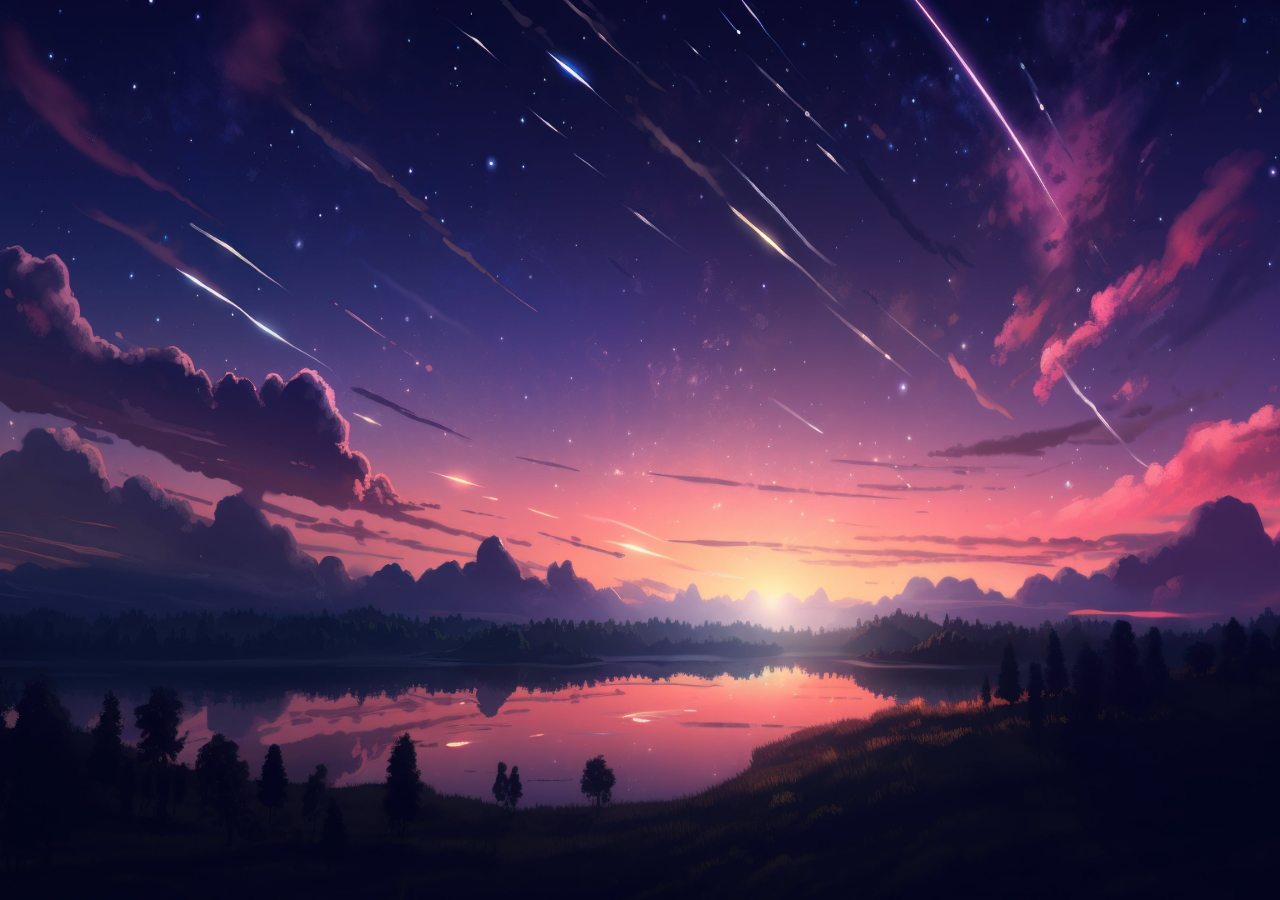
<file: index.html>
<!DOCTYPE html>
<html lang="en">
<head>
    <meta charset="UTF-8">
    <meta name="viewport" content="width=device-width, initial-scale=1.0">

    <title>Poker</title>

    <link rel="stylesheet" href="../css/style.css">
</head>

<body>



</body>
</html>
</file>
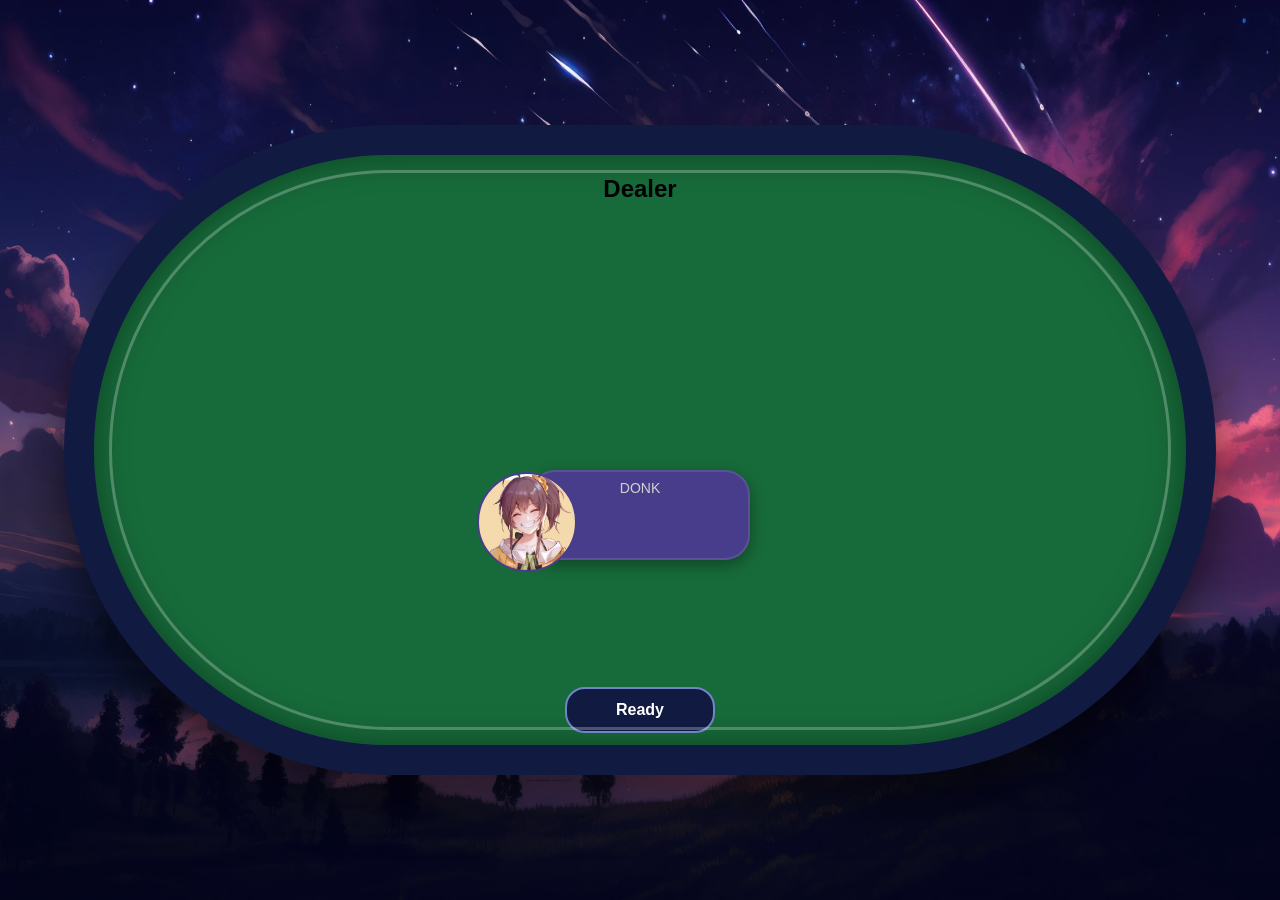
<file: blackjack/blackjack.html>
<!DOCTYPE html>
<html lang="en">
<head>
    <meta charset="UTF-8">
    <meta name="viewport" content="width=device-width, initial-scale=1.0">

    <title>Blackjack</title>

    <link rel="stylesheet" href="../css/style.css">
</head>

<body>

<div class="game-table">


    <div class="dealer">
        <h2>Dealer</h2>
        <div id="dealer-cards"></div>
        <span id="dealer-value"></span>
    </div>

        <div class="player">
        <div class="player-cards" id="player-cards"></div>
        <div class="player-info">

            <div class="avatar"></div>

            <div class="player-details">
                <div class="player-name">DONK</div>

                <div class="player-chips">
                    <span id="player-chips"></span>
                </div>

                <span class="player-chips" id="player-bet"></span>

                <span id="player-value"></span>
            </div>



        </div>

    </div>
    

    <p id="game-result"></p>
    <p id="countdown"></p>


    <div class="game-buttons" id="game-buttons">

        <button id="hit-button">Hit</button>
        <button id="stand-button">Stand</button>
        <button id="double-button">Double</button>
    
    </div>


    <div class="ready-buttons" id="ready-buttons">
        <button id="ready-button">Ready</button>

    </div>

</div>

<div class="betting-controls" id="betting-controls">

    <div class="raise-controls">

        <div class="raise-presets">
            <button id="min-button">MIN</button>
            <button id="quarter-button">1/4</button>
            <button id="half-button">1/2</button>
            <button id="three-quarter-button">3/4</button>
            <button id="all-in-button">ALL IN</button>
        </div>

        <div class="raise-amount">

            <button id="decrease-button">−</button>

            <span id="raise-value">$20</span>

            <button id="increase-button">+</button>

        </div>

        <button id="bet-confirm-button">BET</button>

    </div>

</div>

<script src="../js/deck.js"></script>
<script src="../js/chips.js"></script>
<script src="blackjack.js"></script>

</body>
</html>
</file>
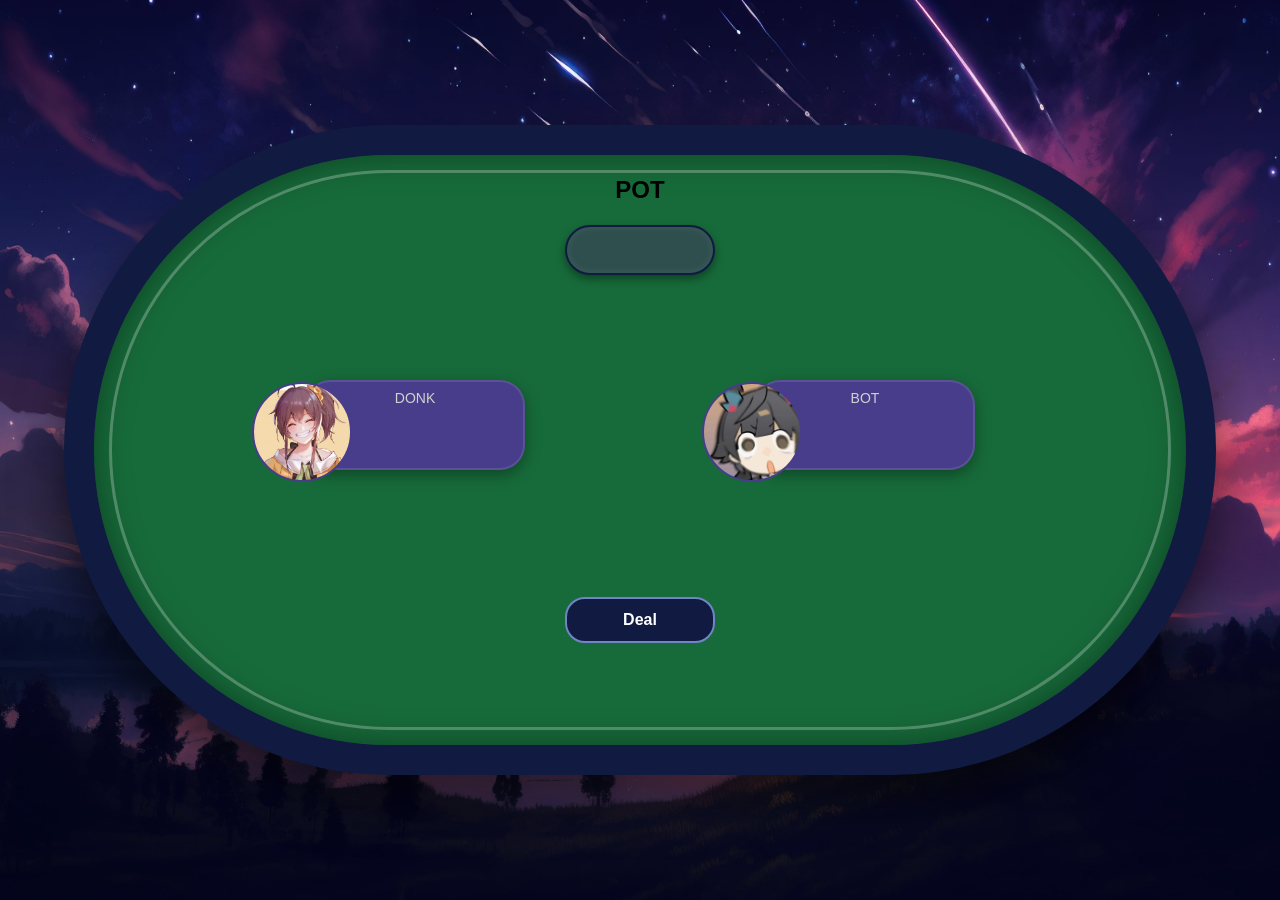
<file: texas/texas.html>
<!DOCTYPE html>
<html lang="en">
<head>
    <meta charset="UTF-8">
    <meta name="viewport" content="width=device-width, initial-scale=1.0">

    <title>Texas</title>

    <link rel="stylesheet" href="../css/style.css">
</head>

<body>

<div class="game-table">
    <div class="pot">
        <h2 class ="box-text">POT</h2>
        <span class="bet-box" id="pot-value"></span>
    </div>

    <div class="board">
        <div id="board-cards"></div>
    </div>

<div class="players">

    <div class="player">

        <div class="player-texas-cards" id="player-cards"></div>

        <div class="player-info">

            <div class="avatar"></div>

            <div class="player-details">
                <div class="player-name">DONK</div>
                <div class="player-chips">
                    <span id="player-chips"></span>
                </div>
                 <span class="player-chips" id="player-bet"></span>
            </div>



        </div>

    </div>

    <div class="opponent">

        <div class="opponent-texas-cards" id="opponent-cards"></div>

        <div class="opponent-info">

            <div class="avatarOp"></div>

            <div class="opponent-details">
                <div class="opponent-name">BOT</div>
                <div class="opponent-chips">
                    <span id="opponent-chips"></span>
                </div>
                <span class="opponent-chips" id="opponent-bet"></span>
            </div>


        </div>

    </div>

</div>

    <p id="game-result"></p>
    <p id="countdown"></p>



    <div class="ready-buttons" id="ready-buttons">
        <button id="ready-button">Deal</button>
    </div>
    
</div>


<div class="betting-controls" id="betting-controls">

    <div class="raise-controls">

        <div class="raise-presets">
            <button id="min-button">MIN</button>
            <button id="quarter-button">1/4</button>
            <button id="half-button">1/2</button>
            <button id="three-quarter-button">3/4</button>
            <button id="all-in-button">ALL IN</button>
        </div>

        <div class="raise-amount">

            <button id="decrease-button">−</button>

            <span id="raise-value">$20</span>

            <button id="increase-button">+</button>

        </div>

        <button id="bet-confirm-button">BET</button>

    </div>

</div>



<div class="game-buttons" id="game-buttons">
    <button id="raise-button">Raise</button>
    <button id="check-button">Check</button>
    <button id="fold-button">Fold</button>
</div>

<script src="../js/deck.js"></script>
<script src="../js/chips.js"></script>
<script src="texas.js"></script>

</body>
</html>
</file>
<file: css/style.css>
* {
    box-sizing: border-box;
}

html {
    width: 100%;
    min-height: 100%;
    margin: 0;
}

body {
    min-height: 100vh;
    width: 100%;
    margin: 0;

    display: flex;
    justify-content: center;
    flex-direction: column;
    align-items: center;
    font-family: Arial, sans-serif;

    background-image:  url("../assets/images/sunset.jpg");
    background-size: 100% 100%;

    overflow: hidden;
}

/* Generic card table */

.game-table {
    position: relative;

    width: min(1300px, 90vw);
    height: min(650px, 80vh);

    background: #176b3a;

    border: 30px solid #111b42;
    border-radius: 500px;

    box-shadow:
        0 25px 50px rgba(0, 0, 0, 0.6),
        inset 0 0 35px rgba(0, 0, 0, 0.4);
    
    display: flex;
    flex-direction: column;
    align-items: center;
}

/* Inner table border */

.game-table::before {
    content: "";

    position: absolute;

    inset: 15px;

    border: 3px solid rgba(255, 255, 255, 0.25);
    border-radius: 500px;

    pointer-events: none;
}

/* Cards */

.cards {
    display: flex;
    justify-content: center;
    gap: 10px;
}

.card-image {
    width: 80px;
    height: 115px;

    object-fit: contain;

    border-radius: 6px;

    box-shadow:
        0 5px 10px rgba(0,0,0,0.45),
        0 1px 3px rgba(255,255,255,0.2);

    animation: dealCard 0.3s ease-out;
}

#dealer-cards,
#opponent-cards,
#board-cards,
#player-cards {
    display: flex;
    justify-content: center;
    align-items: center;
    gap: 10px;
}

.opponent-texas-cards,
.player-texas-cards {
    position: absolute;

    top: 0;
    left: 50%;

    transform: translateX(-50%);

    width: 180px;
    height: 120px;

    display: flex;
    justify-content: center;
    align-items: flex-start;
    gap: 0;
}
.opponent-texas-cards .card-image,
.player-texas-cards .card-image {
    position: absolute;

    width: 80px;
    height: 115px;
}

.opponent-texas-cards .card-image:nth-child(1),
.player-texas-cards .card-image:nth-child(1) {
    left: 20px;
    transform: rotate(-8deg);
}

.opponent-texas-cards .card-image:nth-child(2),
.player-texas-cards .card-image:nth-child(2) {
    left: 75px;
    transform: rotate(12deg);
}

.dealer{
    position: relative;
    width: 300px;
    height: 220px;
    text-align: center;
}

.player,
.opponent {
    position: relative;
    width: 300px;
    height: 220px;
    text-align: center;
    border-color: #111;
}


.board {
    text-align: center;
    width: 100%;
    align-content: center;
}

.players {
    display: flex;
    justify-content: center;
    align-items: flex-start;
    gap: 150px;
    position: relative;

}

.player-info,
.opponent-info {
    position: absolute;

    top: 95px;
    left: 40px;

    width: 220px;
    height: 90px;

    background: darkslateblue;
    
    box-shadow: 0 5px 15px rgba(0,0,0,0.35);
    border: 2px solid rgba(255,255,255,0.1);

    border-radius: 25px;

    display: flex;
    flex-direction: column;
    align-items: center;

    color: white;
}

.player.active .player-info {
    border: 3px solid #a5df65;
    box-shadow: 0 0 15px #a5df65;
}

.avatar {
    position: absolute;

    left: -55px;
    top: 0;

    width: 100px;
    height: 100px;

    border-radius: 50%;

    background: #8eb66d;
    background-image: url("../assets/images/Matsuri.jpg");
    background-size: 120% 100%;
    background-position-x: -10px;
    border: 2px solid darkslateblue;
}

.avatarOp {
    position: absolute;

    left: -55px;
    top: 0;

    width: 100px;
    height: 100px;

    border-radius: 50%;

    background: #8eb66d;
    background-image: url("../assets/images/chen.webp");
    background-size: 100% 100%;
    border: 2px solid darkslateblue;
}

.opponent-details,
.player-details {
    margin-top: 8px;
    text-align: center;
}

.opponent-name,
.player-name {
    font-size: 14px;
    left: -25px;
    color: #d0d0d0;
}

.opponent-chips,
.player-chips,
.player-bet,
.current-pot{
    font-size: 20px;
    font-weight: bold;
    color: #a5df65;
}



/* Buttons */
.box-text {
    display: flex;
    height: 30px;
    justify-content: center;
    align-items: center;
    margin: 20px auto;
    font-size: 24px;
    font-weight: bold;

}

.bet-box {
    display: flex;
    background-color:darkslategray;
    width: 150px;
    height: 50px;
    border: 2px solid #111b42;
    border-radius: 25px;
    justify-content: center;
    align-items: center;
    margin: 10px auto;
    font-size: 24px;
    font-weight: bold;
    box-shadow:
        0 4px 10px rgba(0,0,0,0.4),
        inset 0 0 8px rgba(255,255,255,0.08);
}

#player-bet,
#opponent-bet,
#pot-value {
    color: white;
}


#player-cards,
#opponent-cards {
    display: flex;
    justify-content: center;
    gap: 10px;
}

#dealer-value {
    display: none;
}
/* Buttons */

#ready-buttons {
    padding: 12px 25px;

    border: none;
    border-radius: 8px;

    font-size: 16px;
    font-weight: bold;

    cursor: pointer;
}

#ready-buttons button {
    padding: 12px 25px;
    width: 150px;
    background: #111b42;
    color: white;

    border: 2px solid #7184c5;
    border-radius: 20px;
    font-size: 16px;
    color: white;
    font-weight: bold;
    cursor: pointer;
}


#ready-buttons button:hover {
    background-color: darkslateblue;
    border: solid white;
    color: white;
}

#ready-buttons button:active {
    background-color: blue;
    border: solid white;
    color: white;
}

#betting-controls {
    margin: 50px;
    display: none;
    background-color: #176b3a;
    border: solid 6px #111b42;

    border-radius: 20px;
    flex-direction: column;
    align-items: center;
    gap: 15px;
}

.raise-controls {
    display: flex;
    align-items: center;
    gap: 15px;

    padding: 12px;

    background: #101b4a;
    border-radius: 15px;
}

.raise-presets {
    display: flex;
    gap: 6px;
}

.raise-presets button {
    width: 90px;
    height: 40px;

    background: #111b42;
    color: white;

    border: 2px solid #7184c5;
    border-radius: 20px;

    font-weight: bold;
    cursor: pointer;
}

.raise-presets button:hover {
    background-color: darkslateblue;
    border: solid white;
    color: white;
}

.raise-amount {
    display: flex;
    align-items: center;

    height: 60px;

    border: 2px solid #a5df65;
    border-radius: 10px;

    overflow: hidden;

    background: #101b4a;
}

.raise-amount button {
    width: 40px;
    height: 100%;

    border: none;

    background: #101b4a;
    color: white;

    font-size: 25px;
    font-weight: bold;

    cursor: pointer;
}

.raise-amount button:hover {
    background: darkslateblue;
}

#raise-value {
    min-width: 80px;

    height: 100%;

    display: flex;
    justify-content: center;
    align-items: center;

    background: #17234d;

    color: white;

    font-size: 24px;
    font-weight: bold;
}

#bet-confirm-button {
    height: 60px;
    width: 130px;

    border: none;
    border-radius: 30px;

    background: #a5df65;

    color: #101b4a;

    font-size: 16px;
    font-weight: bold;

    cursor: pointer;
}

#bet-confirm-button:hover {
    border: solid white;
}

#game-buttons {
    display: none;
    position: relative;
    justify-content: center;
    gap: 15px;
}

#game-buttons button {
    padding: 12px 25px;
    width: 150px;
    background-color: darkslateblue;
    border: solid #176b3a;
    border-radius: 20px;
    font-size: 16px;
    color: white;
    font-weight: bold;
    cursor: pointer;
}

#game-buttons button:hover {
    background-color: darkslateblue;
    border: solid white;
    color: white;
}

#game-buttons button:active {
    background-color: blue;
    border: solid white;
    color: white;
}

#countdown,
#game-result {
    text-align: center;
    font-size: 20px;
    font-weight: bold;
}

@keyframes dealCard {
    from {
        transform: translateY(-30px) scale(0.8);
        opacity: 0;
    }

    to {
        opacity: 1;
    }
}
</file>
